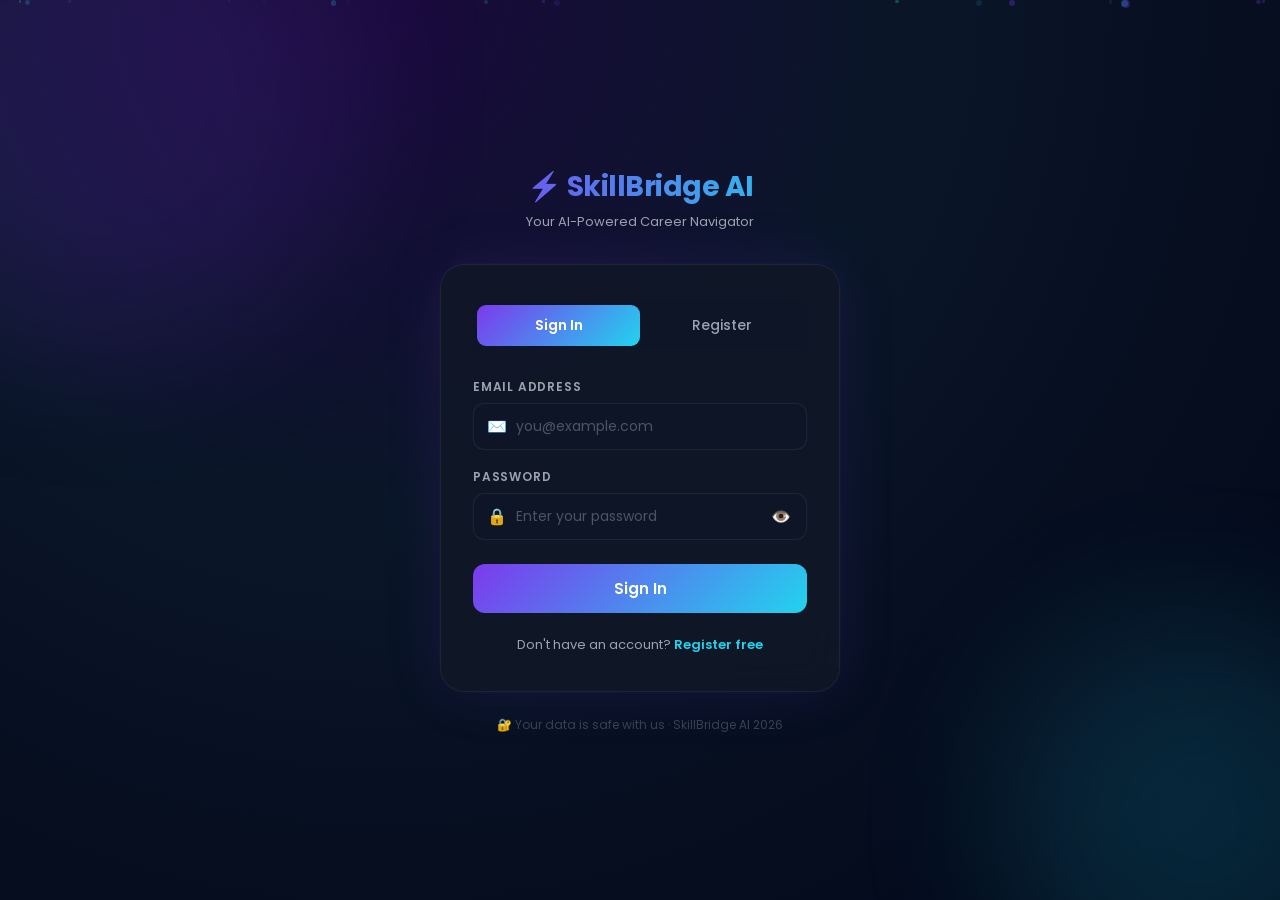
<file: frontend/login.html>
<!DOCTYPE html>
<html lang="en">
<head>
  <meta charset="UTF-8" />
  <meta name="viewport" content="width=device-width, initial-scale=1.0" />
  <title>SkillBridge AI – Login</title>
  <link href="https://fonts.googleapis.com/css2?family=Poppins:wght@300;400;500;600;700&display=swap" rel="stylesheet" />

  <style>
    *, *::before, *::after { box-sizing: border-box; margin: 0; padding: 0; }

    :root {
      --bg-deep:    #020617;
      --bg-card:    #111827;
      --bg-input:   #0d1526;
      --accent1:    #7C3AED;
      --accent2:    #22D3EE;
      --text:       #E5E7EB;
      --muted:      #9CA3AF;
      --error:      #F87171;
      --success:    #34D399;
      --radius:     16px;
    }

    body {
      font-family: 'Poppins', sans-serif;
      background: radial-gradient(ellipse at 30% 0%, #1a0a3d 0%, #0a1628 40%, var(--bg-deep) 100%);
      min-height: 100vh;
      display: flex;
      align-items: center;
      justify-content: center;
      color: var(--text);
      overflow: hidden;
      position: relative;
    }

    /* ── Animated background orbs ── */
    body::before, body::after {
      content: '';
      position: fixed;
      border-radius: 50%;
      filter: blur(80px);
      opacity: 0.15;
      animation: drift 8s ease-in-out infinite alternate;
      pointer-events: none;
    }
    body::before {
      width: 500px; height: 500px;
      background: var(--accent1);
      top: -150px; left: -150px;
    }
    body::after {
      width: 400px; height: 400px;
      background: var(--accent2);
      bottom: -120px; right: -120px;
      animation-delay: -4s;
    }
    @keyframes drift {
      from { transform: translate(0,0) scale(1); }
      to   { transform: translate(40px, 30px) scale(1.08); }
    }

    /* ── Floating particles ── */
    .particles { position: fixed; inset: 0; pointer-events: none; }
    .particle {
      position: absolute;
      border-radius: 50%;
      background: rgba(124,58,237,0.5);
      animation: float linear infinite;
    }
    @keyframes float {
      from { transform: translateY(100vh) rotate(0deg); opacity: 0; }
      10%  { opacity: 1; }
      90%  { opacity: 1; }
      to   { transform: translateY(-100px) rotate(720deg); opacity: 0; }
    }

    /* ── Main wrapper ── */
    .wrapper {
      width: 100%;
      max-width: 440px;
      padding: 20px;
      z-index: 10;
    }

    /* ── Logo ── */
    .logo {
      text-align: center;
      margin-bottom: 32px;
      animation: slideDown 0.6s cubic-bezier(.22,1,.36,1) both;
    }
    .logo h1 {
      font-size: 28px;
      font-weight: 700;
      background: linear-gradient(90deg, var(--accent1), var(--accent2));
      -webkit-background-clip: text;
      -webkit-text-fill-color: transparent;
      letter-spacing: -0.5px;
    }
    .logo p {
      font-size: 13px;
      color: var(--muted);
      margin-top: 4px;
    }
    @keyframes slideDown {
      from { opacity: 0; transform: translateY(-24px); }
      to   { opacity: 1; transform: translateY(0); }
    }

    /* ── Card ── */
    .card {
      background: rgba(17,24,39,0.85);
      backdrop-filter: blur(20px);
      border: 1px solid rgba(255,255,255,0.06);
      border-radius: 24px;
      padding: 36px 32px;
      box-shadow: 0 0 60px rgba(124,58,237,0.12), 0 0 0 1px rgba(124,58,237,0.05);
      animation: fadeUp 0.7s cubic-bezier(.22,1,.36,1) 0.1s both;
    }
    @keyframes fadeUp {
      from { opacity: 0; transform: translateY(32px); }
      to   { opacity: 1; transform: translateY(0); }
    }

    /* ── Tab switcher ── */
    .tab-row {
      display: flex;
      background: var(--bg-input);
      border-radius: 12px;
      padding: 4px;
      margin-bottom: 28px;
      position: relative;
    }
    .tab-pill {
      position: absolute;
      top: 4px; left: 4px;
      width: calc(50% - 4px);
      height: calc(100% - 8px);
      background: linear-gradient(135deg, var(--accent1), var(--accent2));
      border-radius: 9px;
      transition: transform 0.3s cubic-bezier(.22,1,.36,1);
    }
    .tab-btn {
      flex: 1;
      padding: 10px;
      background: none;
      border: none;
      color: var(--muted);
      font-family: 'Poppins', sans-serif;
      font-size: 14px;
      font-weight: 500;
      cursor: pointer;
      z-index: 2;
      position: relative;
      transition: color 0.2s;
      border-radius: 9px;
    }
    .tab-btn.active { color: white; font-weight: 600; }

    /* ── Form ── */
    .form-section { display: none; }
    .form-section.active {
      display: block;
      animation: fadeIn 0.35s ease both;
    }
    @keyframes fadeIn {
      from { opacity: 0; transform: translateY(8px); }
      to   { opacity: 1; transform: translateY(0); }
    }

    .field { margin-bottom: 18px; }

    label {
      display: block;
      font-size: 12px;
      font-weight: 600;
      color: var(--muted);
      text-transform: uppercase;
      letter-spacing: 0.8px;
      margin-bottom: 7px;
    }

    .input-wrap {
      position: relative;
      display: flex;
      align-items: center;
    }
    .input-icon {
      position: absolute;
      left: 14px;
      color: var(--muted);
      font-size: 16px;
      pointer-events: none;
    }

    input[type="text"],
    input[type="email"],
    input[type="password"] {
      width: 100%;
      padding: 12px 14px 12px 42px;
      background: var(--bg-input);
      border: 1.5px solid rgba(255,255,255,0.07);
      border-radius: 11px;
      color: var(--text);
      font-family: 'Poppins', sans-serif;
      font-size: 14px;
      outline: none;
      transition: border-color 0.2s, box-shadow 0.2s;
    }
    input:focus {
      border-color: var(--accent1);
      box-shadow: 0 0 0 3px rgba(124,58,237,0.15);
    }
    input::placeholder { color: #4B5563; }

    /* toggle password eye */
    .eye-btn {
      position: absolute;
      right: 12px;
      background: none;
      border: none;
      cursor: pointer;
      color: var(--muted);
      font-size: 16px;
      padding: 4px;
      transition: color 0.2s;
    }
    .eye-btn:hover { color: var(--text); }

    /* ── Submit button ── */
    .submit-btn {
      width: 100%;
      padding: 13px;
      margin-top: 6px;
      border: none;
      border-radius: 12px;
      background: linear-gradient(135deg, var(--accent1), var(--accent2));
      color: white;
      font-family: 'Poppins', sans-serif;
      font-size: 15px;
      font-weight: 600;
      cursor: pointer;
      position: relative;
      overflow: hidden;
      transition: transform 0.2s, box-shadow 0.2s;
    }
    .submit-btn:hover:not(:disabled) {
      transform: translateY(-1px);
      box-shadow: 0 8px 24px rgba(124,58,237,0.4);
    }
    .submit-btn:active { transform: translateY(0); }
    .submit-btn:disabled { opacity: 0.6; cursor: not-allowed; }

    /* Shimmer on button */
    .submit-btn::after {
      content: '';
      position: absolute;
      top: -50%; left: -75%;
      width: 50%; height: 200%;
      background: rgba(255,255,255,0.15);
      transform: skewX(-20deg);
      transition: left 0.5s;
    }
    .submit-btn:hover::after { left: 125%; }

    /* ── Spinner inside button ── */
    .btn-content { display: flex; align-items: center; justify-content: center; gap: 8px; }
    .spinner {
      display: none;
      width: 16px; height: 16px;
      border: 2px solid rgba(255,255,255,0.3);
      border-top-color: white;
      border-radius: 50%;
      animation: spin 0.7s linear infinite;
    }
    @keyframes spin { to { transform: rotate(360deg); } }
    .loading .spinner { display: block; }
    .loading .btn-text::after { content: 'ing...'; }

    /* ── Alert box ── */
    .alert {
      display: none;
      padding: 12px 16px;
      border-radius: 10px;
      font-size: 13px;
      margin-bottom: 16px;
      font-weight: 500;
      animation: fadeIn 0.3s ease;
    }
    .alert.error  { background: rgba(248,113,113,0.12); border: 1px solid rgba(248,113,113,0.3); color: var(--error); }
    .alert.success{ background: rgba(52,211,153,0.12); border: 1px solid rgba(52,211,153,0.3); color: var(--success); }
    .alert.show   { display: flex; align-items: center; gap: 8px; }

    /* ── Divider ── */
    .divider {
      text-align: center;
      margin: 22px 0 0;
      font-size: 13px;
      color: var(--muted);
    }
    .divider span {
      color: var(--accent2);
      cursor: pointer;
      font-weight: 600;
      transition: opacity 0.2s;
    }
    .divider span:hover { opacity: 0.75; }

    /* ── Strength bar ── */
    .strength-bar {
      height: 3px;
      border-radius: 2px;
      background: rgba(255,255,255,0.07);
      margin-top: 8px;
      overflow: hidden;
    }
    .strength-fill {
      height: 100%;
      border-radius: 2px;
      width: 0%;
      transition: width 0.3s, background 0.3s;
    }

    /* ── Footer note ── */
    .footer-note {
      text-align: center;
      margin-top: 24px;
      font-size: 12px;
      color: #374151;
      animation: fadeUp 0.7s 0.3s both;
    }
  </style>
</head>

<body>

<!-- Particles -->
<div class="particles" id="particles"></div>

<div class="wrapper">

  <!-- Logo -->
  <div class="logo">
    <h1>⚡ SkillBridge AI</h1>
    <p>Your AI-Powered Career Navigator</p>
  </div>

  <!-- Card -->
  <div class="card">

    <!-- Tab Switcher -->
    <div class="tab-row">
      <div class="tab-pill" id="tabPill"></div>
      <button class="tab-btn active" id="loginTab" onclick="switchTab('login')">Sign In</button>
      <button class="tab-btn" id="registerTab" onclick="switchTab('register')">Register</button>
    </div>

    <!-- ── LOGIN FORM ── -->
    <div class="form-section active" id="loginForm">

      <div id="loginAlert" class="alert"></div>

      <div class="field">
        <label>Email Address</label>
        <div class="input-wrap">
          <span class="input-icon">✉️</span>
          <input type="email" id="loginEmail" placeholder="you@example.com" />
        </div>
      </div>

      <div class="field">
        <label>Password</label>
        <div class="input-wrap">
          <span class="input-icon">🔒</span>
          <input type="password" id="loginPassword" placeholder="Enter your password" />
          <button class="eye-btn" onclick="toggleEye('loginPassword', this)">👁️</button>
        </div>
      </div>

      <button class="submit-btn" id="loginBtn" onclick="handleLogin()">
        <div class="btn-content">
          <div class="spinner"></div>
          <span class="btn-text">Sign In</span>
        </div>
      </button>

      <div class="divider">
        Don't have an account? <span onclick="switchTab('register')">Register free</span>
      </div>
    </div>

    <!-- ── REGISTER FORM ── -->
    <div class="form-section" id="registerForm">

      <div id="registerAlert" class="alert"></div>

      <div class="field">
        <label>Full Name</label>
        <div class="input-wrap">
          <span class="input-icon">👤</span>
          <input type="text" id="regName" placeholder="Your full name" />
        </div>
      </div>

      <div class="field">
        <label>Email Address</label>
        <div class="input-wrap">
          <span class="input-icon">✉️</span>
          <input type="email" id="regEmail" placeholder="you@example.com" />
        </div>
      </div>

      <div class="field">
        <label>Password</label>
        <div class="input-wrap">
          <span class="input-icon">🔒</span>
          <input type="password" id="regPassword" placeholder="Min. 6 characters"
                 oninput="checkStrength(this.value)" />
          <button class="eye-btn" onclick="toggleEye('regPassword', this)">👁️</button>
        </div>
        <div class="strength-bar"><div class="strength-fill" id="strengthFill"></div></div>
      </div>

      <button class="submit-btn" id="registerBtn" onclick="handleRegister()">
        <div class="btn-content">
          <div class="spinner"></div>
          <span class="btn-text">Create Account</span>
        </div>
      </button>

      <div class="divider">
        Already have an account? <span onclick="switchTab('login')">Sign in</span>
      </div>
    </div>

  </div><!-- end card -->

  <div class="footer-note">🔐 Your data is safe with us · SkillBridge AI 2026</div>

</div><!-- end wrapper -->

<script>
  // ── CONFIG ──────────────────────────────────────────────────────
  // 🔥 Change this to your deployed backend URL when going live
  const API = "http://127.0.0.1:5000";

  // ── PARTICLES ───────────────────────────────────────────────────
  const container = document.getElementById("particles");
  for (let i = 0; i < 18; i++) {
    const p = document.createElement("div");
    p.className = "particle";
    const size = Math.random() * 6 + 2;
    p.style.cssText = `
      width:${size}px; height:${size}px;
      left:${Math.random() * 100}%;
      animation-duration:${Math.random() * 12 + 8}s;
      animation-delay:${Math.random() * -15}s;
      opacity:${Math.random() * 0.6 + 0.2};
      background: ${Math.random() > 0.5 ? 'rgba(124,58,237,0.5)' : 'rgba(34,211,238,0.4)'};
    `;
    container.appendChild(p);
  }

  // ── TAB SWITCH ──────────────────────────────────────────────────
  let currentTab = "login";

  function switchTab(tab) {
    currentTab = tab;
    const pill = document.getElementById("tabPill");
    const loginBtn = document.getElementById("loginTab");
    const regBtn   = document.getElementById("registerTab");

    if (tab === "login") {
      pill.style.transform = "translateX(0%)";
      loginBtn.classList.add("active");
      regBtn.classList.remove("active");
      document.getElementById("loginForm").classList.add("active");
      document.getElementById("registerForm").classList.remove("active");
    } else {
      pill.style.transform = "translateX(100%)";
      regBtn.classList.add("active");
      loginBtn.classList.remove("active");
      document.getElementById("registerForm").classList.add("active");
      document.getElementById("loginForm").classList.remove("active");
    }
    clearAlerts();
  }

  // ── PASSWORD TOGGLE ─────────────────────────────────────────────
  function toggleEye(inputId, btn) {
    const inp = document.getElementById(inputId);
    inp.type = inp.type === "password" ? "text" : "password";
    btn.textContent = inp.type === "password" ? "👁️" : "🙈";
  }

  // ── PASSWORD STRENGTH ───────────────────────────────────────────
  function checkStrength(val) {
    const fill = document.getElementById("strengthFill");
    let score = 0;
    if (val.length >= 6)  score++;
    if (val.length >= 10) score++;
    if (/[A-Z]/.test(val))  score++;
    if (/[0-9]/.test(val))  score++;
    if (/[^A-Za-z0-9]/.test(val)) score++;

    const map = ["0%","25%","50%","75%","100%"];
    const colors = ["#F87171","#FB923C","#FBBF24","#34D399","#22D3EE"];
    fill.style.width  = map[Math.min(score, 4)];
    fill.style.background = colors[Math.min(score, 4)];
  }

  // ── ALERTS ──────────────────────────────────────────────────────
  function showAlert(id, msg, type) {
    const el = document.getElementById(id);
    el.className = `alert ${type} show`;
    el.innerHTML = `<span>${type === 'error' ? '❌' : '✅'}</span> ${msg}`;
  }
  function clearAlerts() {
    ["loginAlert","registerAlert"].forEach(id => {
      document.getElementById(id).className = "alert";
    });
  }

  // ── LOADING STATE ────────────────────────────────────────────────
  function setLoading(btnId, state) {
    const btn = document.getElementById(btnId);
    btn.disabled = state;
    btn.classList.toggle("loading", state);
  }

  // ── LOGIN ────────────────────────────────────────────────────────
  async function handleLogin() {
    const email    = document.getElementById("loginEmail").value.trim();
    const password = document.getElementById("loginPassword").value;

    if (!email || !password) {
      showAlert("loginAlert", "Please fill in all fields.", "error");
      return;
    }

    setLoading("loginBtn", true);

    try {
      const res = await fetch(`${API}/login`, {
        method: "POST",
        headers: { "Content-Type": "application/json" },
        body: JSON.stringify({ email, password })
      });

      const data = await res.json();

      if (!res.ok) {
        showAlert("loginAlert", data.error || "Login failed.", "error");
        return;
      }

      // ✅ Save user info
      localStorage.setItem("sb_user", JSON.stringify({ name: data.name, email: data.email }));

      showAlert("loginAlert", `Welcome back, ${data.name}! Redirecting...`, "success");

      setTimeout(() => { window.location.href = "index.html"; }, 1200);

    } catch (err) {
      showAlert("loginAlert", "Cannot reach server. Is backend running?", "error");
    } finally {
      setLoading("loginBtn", false);
    }
  }

  // ── REGISTER ─────────────────────────────────────────────────────
  async function handleRegister() {
    const name     = document.getElementById("regName").value.trim();
    const email    = document.getElementById("regEmail").value.trim();
    const password = document.getElementById("regPassword").value;

    if (!name || !email || !password) {
      showAlert("registerAlert", "Please fill in all fields.", "error");
      return;
    }
    if (password.length < 6) {
      showAlert("registerAlert", "Password must be at least 6 characters.", "error");
      return;
    }

    setLoading("registerBtn", true);

    try {
      const res = await fetch(`${API}/register`, {
        method: "POST",
        headers: { "Content-Type": "application/json" },
        body: JSON.stringify({ name, email, password })
      });

      const data = await res.json();

      if (!res.ok) {
        showAlert("registerAlert", data.error || "Registration failed.", "error");
        return;
      }

      showAlert("registerAlert", "Account created! Please sign in.", "success");

      setTimeout(() => switchTab("login"), 1500);

    } catch (err) {
      showAlert("registerAlert", "Cannot reach server. Is backend running?", "error");
    } finally {
      setLoading("registerBtn", false);
    }
  }

  // ── ENTER KEY SUPPORT ─────────────────────────────────────────────
  document.addEventListener("keydown", e => {
    if (e.key === "Enter") {
      currentTab === "login" ? handleLogin() : handleRegister();
    }
  });

  // ── AUTO REDIRECT IF ALREADY LOGGED IN ────────────────────────────
  if (localStorage.getItem("sb_user")) {
    window.location.href = "index.html";
  }
</script>

</body>
</html>
</file>
